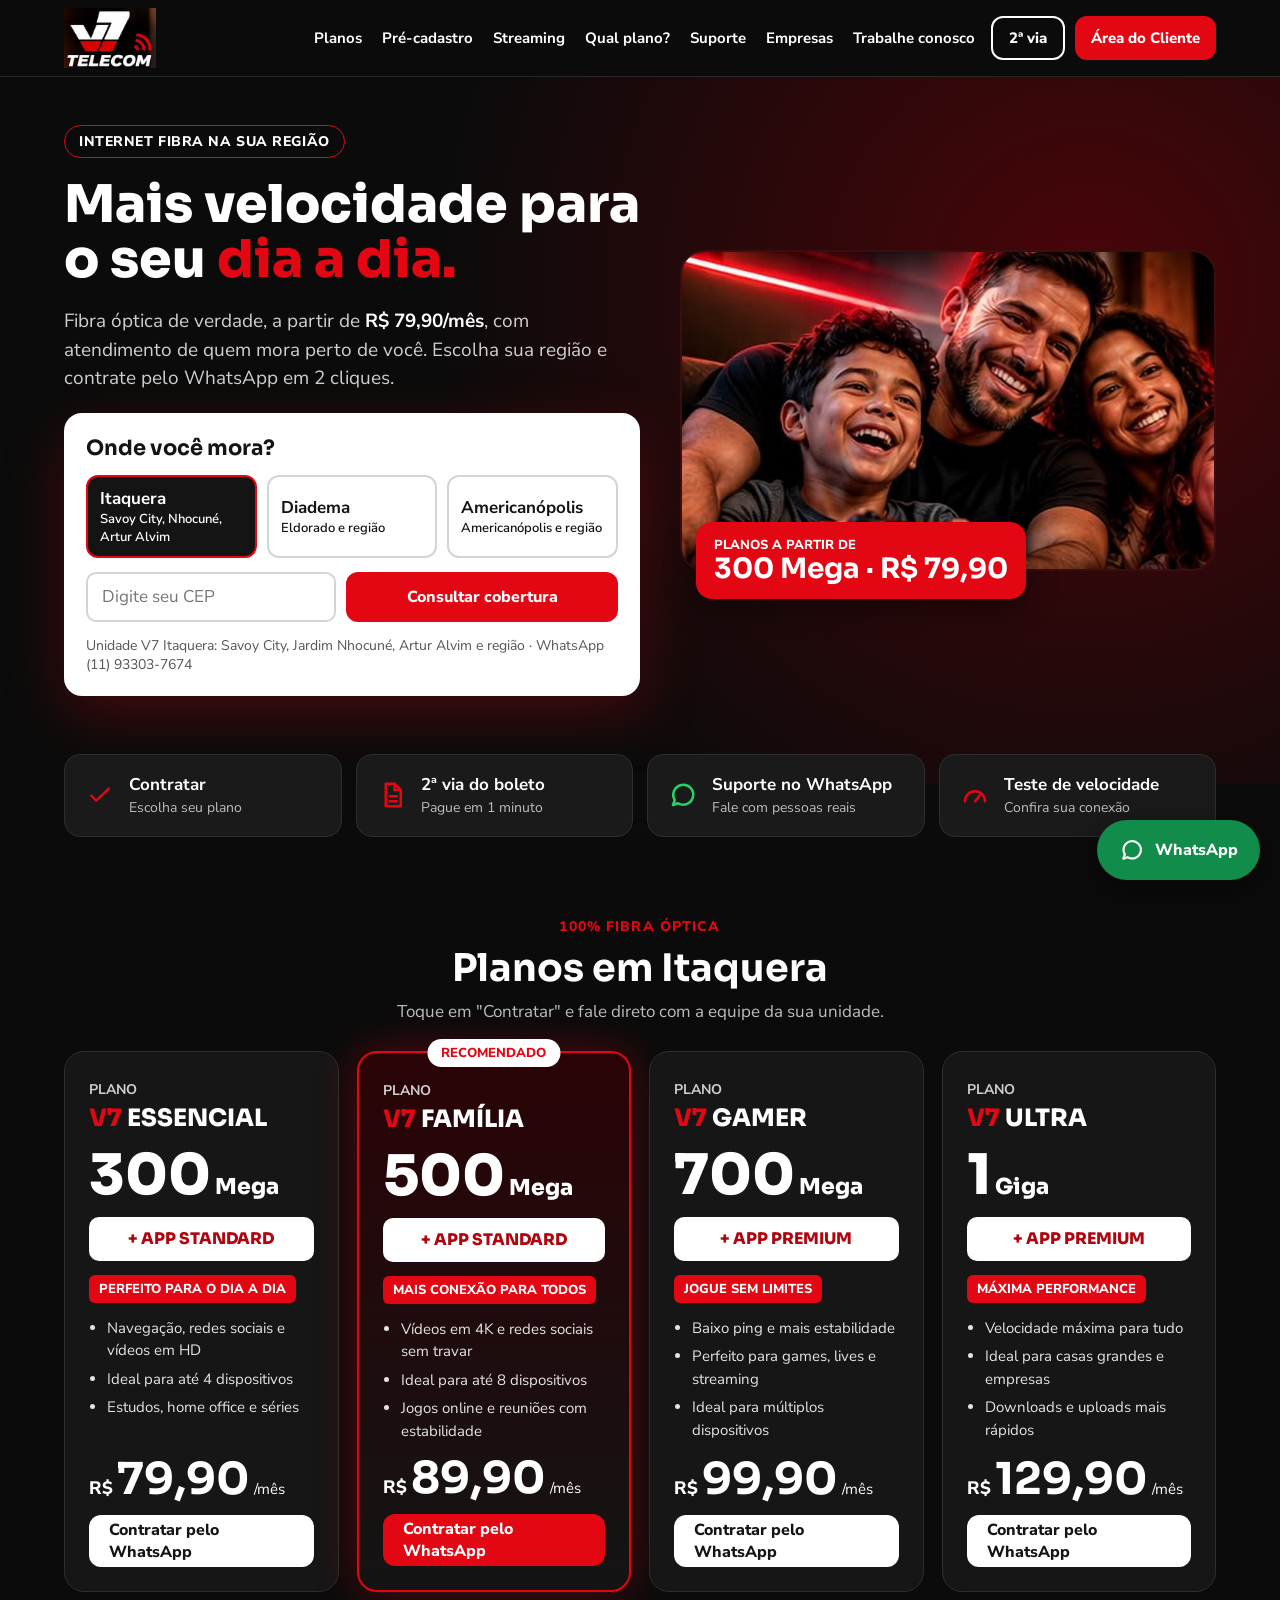
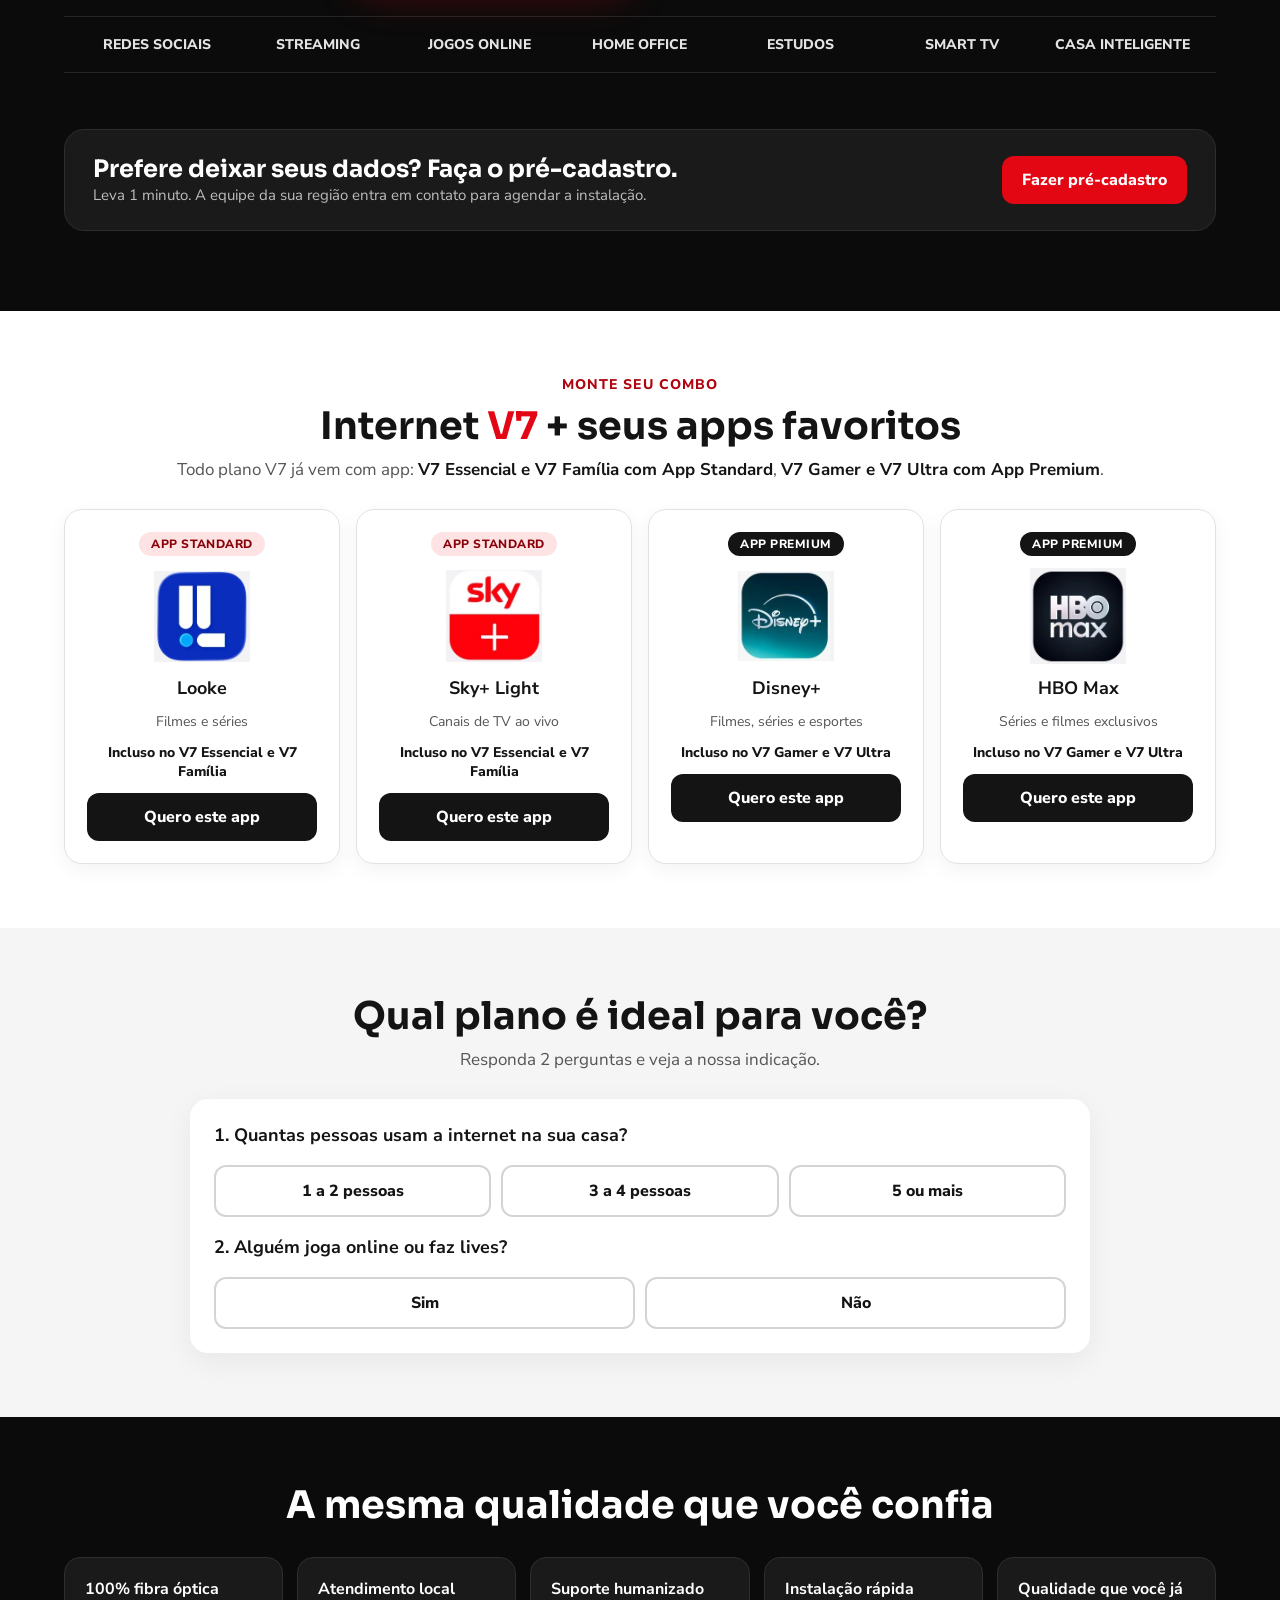
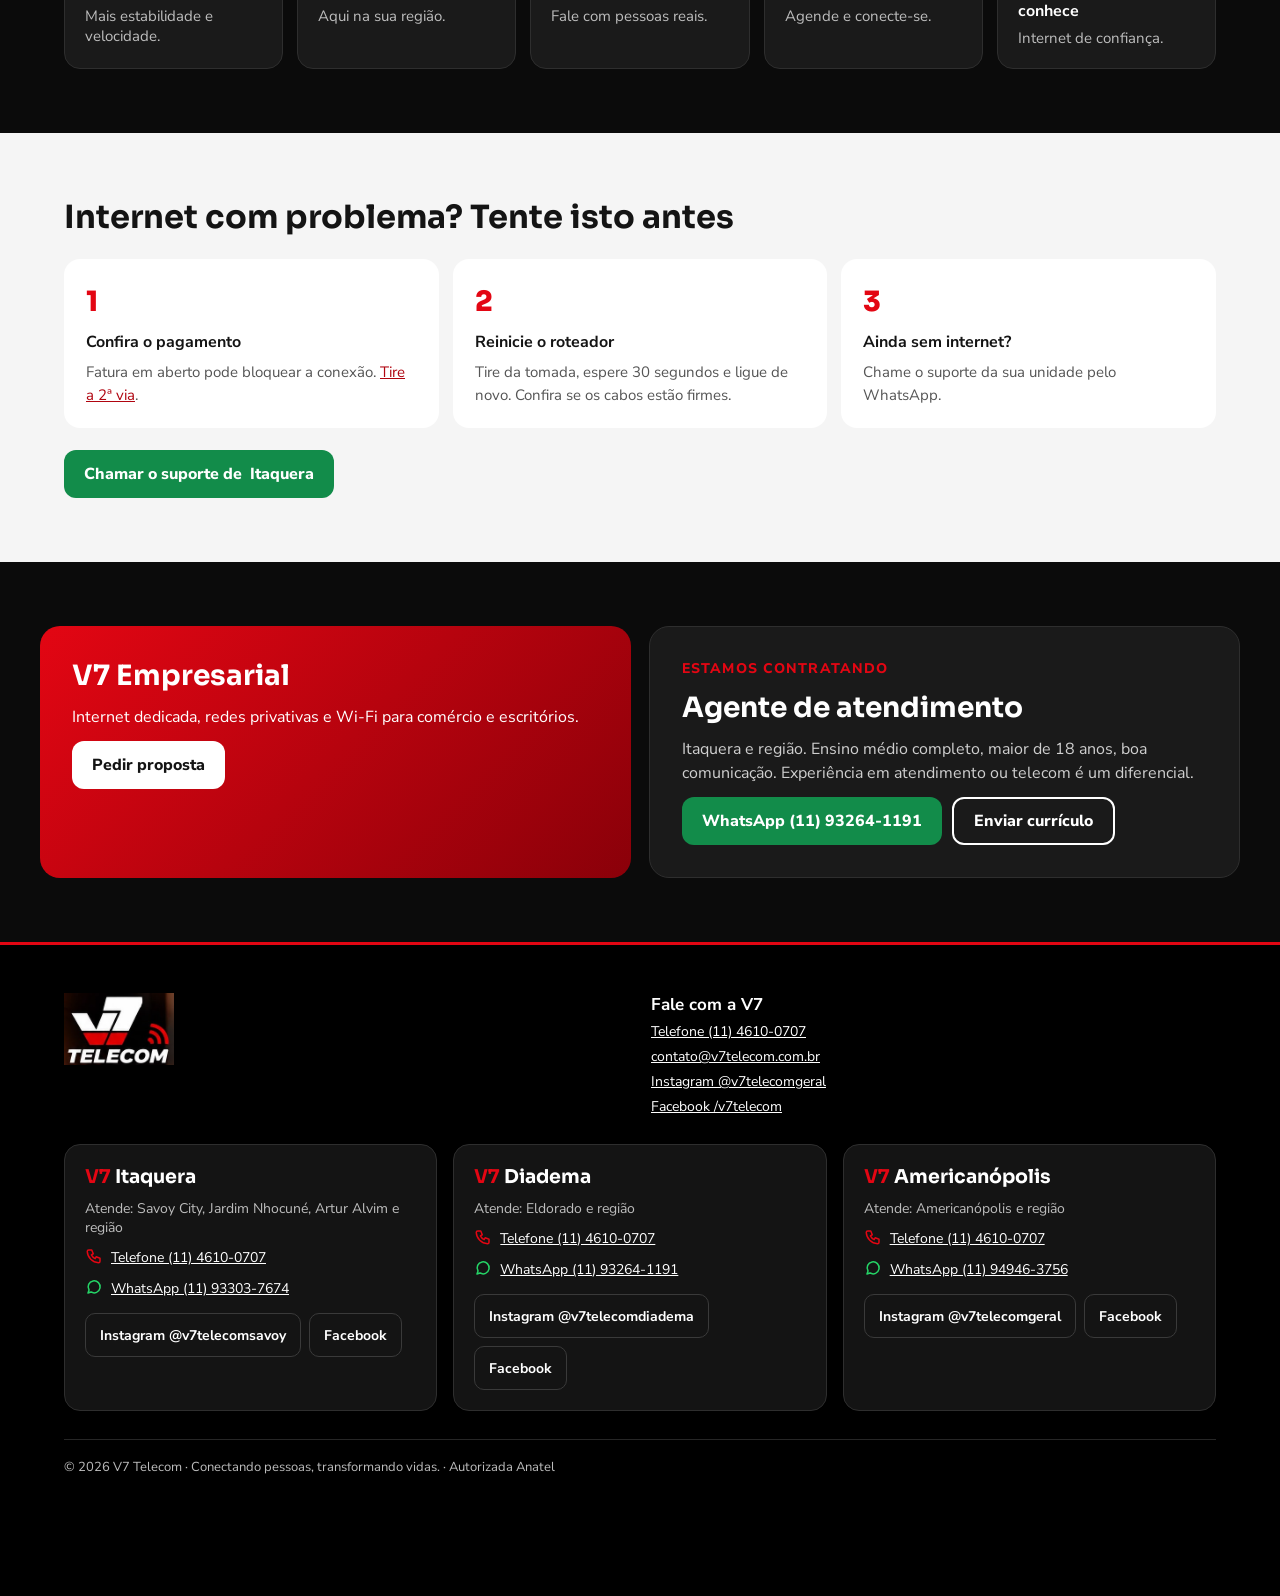
<file: index.html>
<!doctype html>
<html lang="pt-BR">
<head>
<meta charset="utf-8">
<meta name="viewport" content="width=device-width, initial-scale=1">
<title>V7 Telecom – Internet fibra em Itaquera, Diadema e Americanópolis</title>
<meta name="description" content="Internet 100% fibra óptica da V7 Telecom em Itaquera (Savoy City, Nhocuné, Artur Alvim), Diadema (Eldorado) e Americanópolis. Planos a partir de R$ 79,90 com app incluso.">
<link rel="icon" href="assets/logo.jpg">
<link rel="preconnect" href="https://fonts.googleapis.com">
<link href="https://fonts.googleapis.com/css2?family=Sora:wght@600;700;800&family=Nunito+Sans:wght@400;600;700;800&display=swap" rel="stylesheet">
<link rel="stylesheet" href="style.css">
</head>
<body>

<header class="top">
  <div class="wrap">
    <a class="logo" href="#topo" aria-label="V7 Telecom, início"><img src="assets/logo.jpg" alt="V7 Telecom"></a>
    <nav class="menu" aria-label="Menu principal">
      <a href="#planos">Planos</a>
      <a href="precadastro.html">Pré-cadastro</a>
      <a href="#streaming">Streaming</a>
      <a href="#qual-plano">Qual plano?</a>
      <a href="#suporte">Suporte</a>
      <a href="#empresas">Empresas</a>
      <a href="#trabalhe">Trabalhe conosco</a>
    </nav>
    <div class="top-actions">
      <a class="btn btn-outline js-segunda-via" href="#">2ª via</a>
      <a class="btn btn-red js-area" href="#">Área do Cliente</a>
    </div>
  </div>
</header>

<section id="topo" class="hero">
  <div class="wrap">
    <div class="hero-text">
      <span class="pill">Internet fibra na sua região</span>
      <h1>Mais velocidade para o seu <span class="red">dia a dia.</span></h1>
      <p class="lead">Fibra óptica de verdade, a partir de <strong style="color:#fff">R$ 79,90/mês</strong>, com atendimento de quem mora perto de você. Escolha sua região e contrate pelo WhatsApp em 2 cliques.</p>
      <div class="region-box" id="cobertura">
        <h2>Onde você mora?</h2>
        <div class="chips" role="group" aria-label="Escolha sua região" id="chips"></div>
        <div class="cep-row">
          <label for="cep" class="sr">Seu CEP</label>
          <input id="cep" type="text" inputmode="numeric" placeholder="Digite seu CEP">
          <a class="btn btn-red" id="btn-cep" href="#">Consultar cobertura</a>
        </div>
        <span class="region-info" id="region-info"></span>
      </div>
    </div>
    <div class="hero-photo">
      <img src="assets/familia.jpg" alt="Família sorrindo e jogando videogame no sofá">
      <div class="price-badge"><span>Planos a partir de</span><strong>300 Mega · R$ 79,90</strong></div>
    </div>
  </div>
</section>

<section class="shortcuts" aria-label="Atalhos">
  <div class="wrap grid">
    <a class="sc" href="#planos"><svg aria-hidden="true" width="30" height="30" viewBox="0 0 24 24" fill="none" stroke="#E30613" stroke-width="2" stroke-linecap="round"><path d="M5 12.5l4 4L19 7"/></svg><span><strong>Contratar</strong><span>Escolha seu plano</span></span></a>
    <a class="sc js-segunda-via" href="#"><svg aria-hidden="true" width="30" height="30" viewBox="0 0 24 24" fill="none" stroke="#E30613" stroke-width="2" stroke-linecap="round" stroke-linejoin="round"><path d="M7 3h7l5 5v13H7z"/><path d="M14 3v5h5"/><path d="M10 13h6M10 17h6"/></svg><span><strong>2ª via do boleto</strong><span>Pague em 1 minuto</span></span></a>
    <a class="sc js-suporte" href="#"><svg aria-hidden="true" width="30" height="30" viewBox="0 0 24 24" fill="none" stroke="#25D366" stroke-width="2" stroke-linecap="round" stroke-linejoin="round"><path d="M4 20l1.4-4A8 8 0 1 1 8 18.6z"/></svg><span><strong>Suporte no WhatsApp</strong><span>Fale com pessoas reais</span></span></a>
    <a class="sc js-teste" href="#"><svg aria-hidden="true" width="30" height="30" viewBox="0 0 24 24" fill="none" stroke="#E30613" stroke-width="2" stroke-linecap="round"><path d="M4 17a8 8 0 1 1 16 0"/><path d="M12 17l4-5"/></svg><span><strong>Teste de velocidade</strong><span>Confira sua conexão</span></span></a>
  </div>
</section>

<section id="planos" class="planos">
  <div class="wrap">
    <div class="sec-head">
      <span class="eyebrow">100% fibra óptica</span>
      <h2>Planos em <span class="js-reg-nome">Itaquera</span></h2>
      <p>Toque em "Contratar" e fale direto com a equipe da sua unidade.</p>
    </div>
    <div class="plans" id="plans"></div>
    <div class="ideal"><ul><li>Redes sociais</li><li>Streaming</li><li>Jogos online</li><li>Home office</li><li>Estudos</li><li>Smart TV</li><li>Casa inteligente</li></ul></div>
    <div class="banner" id="pre-cadastro">
      <div><h2>Prefere deixar seus dados? Faça o pré-cadastro.</h2><span>Leva 1 minuto. A equipe da sua região entra em contato para agendar a instalação.</span></div>
      <a class="btn btn-red" href="precadastro.html">Fazer pré-cadastro</a>
    </div>
  </div>
</section>

<section id="streaming" class="white">
  <div class="wrap">
    <div class="sec-head">
      <span class="eyebrow">Monte seu combo</span>
      <h2>Internet <span class="red">V7</span> + seus apps favoritos</h2>
      <p>Todo plano V7 já vem com app: <strong style="color:#141414">V7 Essencial e V7 Família com App Standard</strong>, <strong style="color:#141414">V7 Gamer e V7 Ultra com App Premium</strong>.</p>
    </div>
    <div class="apps" id="apps"></div>
  </div>
</section>

<section id="qual-plano" class="light">
  <div class="wrap">
    <div class="sec-head"><h2>Qual plano é ideal para você?</h2><p>Responda 2 perguntas e veja a nossa indicação.</p></div>
    <div class="quiz">
      <strong style="font-size:18px">1. Quantas pessoas usam a internet na sua casa?</strong>
      <div class="opts" role="group" aria-label="Quantas pessoas" data-q="pessoas">
        <button type="button" class="opt" data-v="1" aria-pressed="false">1 a 2 pessoas</button>
        <button type="button" class="opt" data-v="3" aria-pressed="false">3 a 4 pessoas</button>
        <button type="button" class="opt" data-v="5" aria-pressed="false">5 ou mais</button>
      </div>
      <strong style="font-size:18px">2. Alguém joga online ou faz lives?</strong>
      <div class="opts" role="group" aria-label="Jogos online" data-q="jogos">
        <button type="button" class="opt" data-v="sim" aria-pressed="false">Sim</button>
        <button type="button" class="opt" data-v="nao" aria-pressed="false">Não</button>
      </div>
      <div class="result" id="result" hidden>
        <div style="display:flex;flex-direction:column;gap:4px">
          <span style="font-size:14px;font-weight:800;color:#E30613;text-transform:uppercase">Nossa indicação</span>
          <span class="sora" style="font-size:26px;font-weight:800" id="r-nome"></span>
          <span style="font-size:16px;color:#CFCFCF" id="r-info"></span>
        </div>
        <a class="btn btn-red" id="r-btn" href="#">Quero este plano</a>
      </div>
    </div>
  </div>
</section>

<section class="wrap" style="padding:64px 24px">
  <div class="sec-head"><h2>A mesma qualidade que você confia</h2></div>
  <div class="feats">
    <div class="feat"><strong>100% fibra óptica</strong><span>Mais estabilidade e velocidade.</span></div>
    <div class="feat"><strong>Atendimento local</strong><span>Aqui na sua região.</span></div>
    <div class="feat"><strong>Suporte humanizado</strong><span>Fale com pessoas reais.</span></div>
    <div class="feat"><strong>Instalação rápida</strong><span>Agende e conecte-se.</span></div>
    <div class="feat"><strong>Qualidade que você já conhece</strong><span>Internet de confiança.</span></div>
  </div>
</section>

<section id="suporte" class="light">
  <div class="wrap" style="display:flex;flex-direction:column;gap:22px">
    <h2 style="margin:0;font-size:32px">Internet com problema? Tente isto antes</h2>
    <ol class="steps">
      <li><span class="n">1</span><strong>Confira o pagamento</strong><span>Fatura em aberto pode bloquear a conexão. <a class="js-segunda-via" href="#" style="color:#B0040F">Tire a 2ª via</a>.</span></li>
      <li><span class="n">2</span><strong>Reinicie o roteador</strong><span>Tire da tomada, espere 30 segundos e ligue de novo. Confira se os cabos estão firmes.</span></li>
      <li><span class="n">3</span><strong>Ainda sem internet?</strong><span>Chame o suporte da sua unidade pelo WhatsApp.</span></li>
    </ol>
    <a class="btn btn-green js-suporte" href="#" style="align-self:flex-start">Chamar o suporte de <span class="js-reg-nome">Itaquera</span></a>
  </div>
</section>

<div class="wrap two">
  <div class="emp" id="empresas">
    <h2>V7 Empresarial</h2>
    <p style="margin:0;font-size:16px;line-height:1.5">Internet dedicada, redes privativas e Wi-Fi para comércio e escritórios.</p>
    <a class="btn btn-white" id="btn-emp" href="#" style="align-self:flex-start">Pedir proposta</a>
  </div>
  <div class="vaga" id="trabalhe">
    <span class="eyebrow">Estamos contratando</span>
    <h2>Agente de atendimento</h2>
    <p style="margin:0;font-size:16px;line-height:1.5;color:#CFCFCF">Itaquera e região. Ensino médio completo, maior de 18 anos, boa comunicação. Experiência em atendimento ou telecom é um diferencial.</p>
    <div style="display:flex;flex-wrap:wrap;gap:10px">
      <a class="btn btn-green" id="btn-vaga" href="#"></a>
      <a class="btn btn-outline" id="btn-cv" href="#">Enviar currículo</a>
    </div>
  </div>
</div>

<footer>
  <div class="wrap">
    <div class="f-top">
      <img src="assets/logo.jpg" alt="V7 Telecom" style="height:72px;width:auto">
      <div class="f-col" id="f-geral"></div>
    </div>
    <div class="units" id="units"></div>
    <div class="copy">© <span id="ano"></span> V7 Telecom · Conectando pessoas, transformando vidas. · Autorizada Anatel</div>
  </div>
</footer>

<a class="wa-float js-suporte" href="#" aria-label="Falar no WhatsApp">
  <svg aria-hidden="true" width="26" height="26" viewBox="0 0 24 24" fill="none" stroke="#fff" stroke-width="2" stroke-linecap="round" stroke-linejoin="round"><path d="M4 20l1.4-4A8 8 0 1 1 8 18.6z"/></svg>WhatsApp
</a>
<nav class="mbar" aria-label="Atalhos">
  <a href="#planos" style="background:#E30613">Contratar</a>
  <a class="js-segunda-via" href="#" style="background:#262626">2ª via</a>
  <a class="js-suporte" href="#" style="background:#128C4A">Suporte</a>
</nav>

<script src="dados.js"></script>
<script src="app.js"></script>
</body>
</html>
</file>
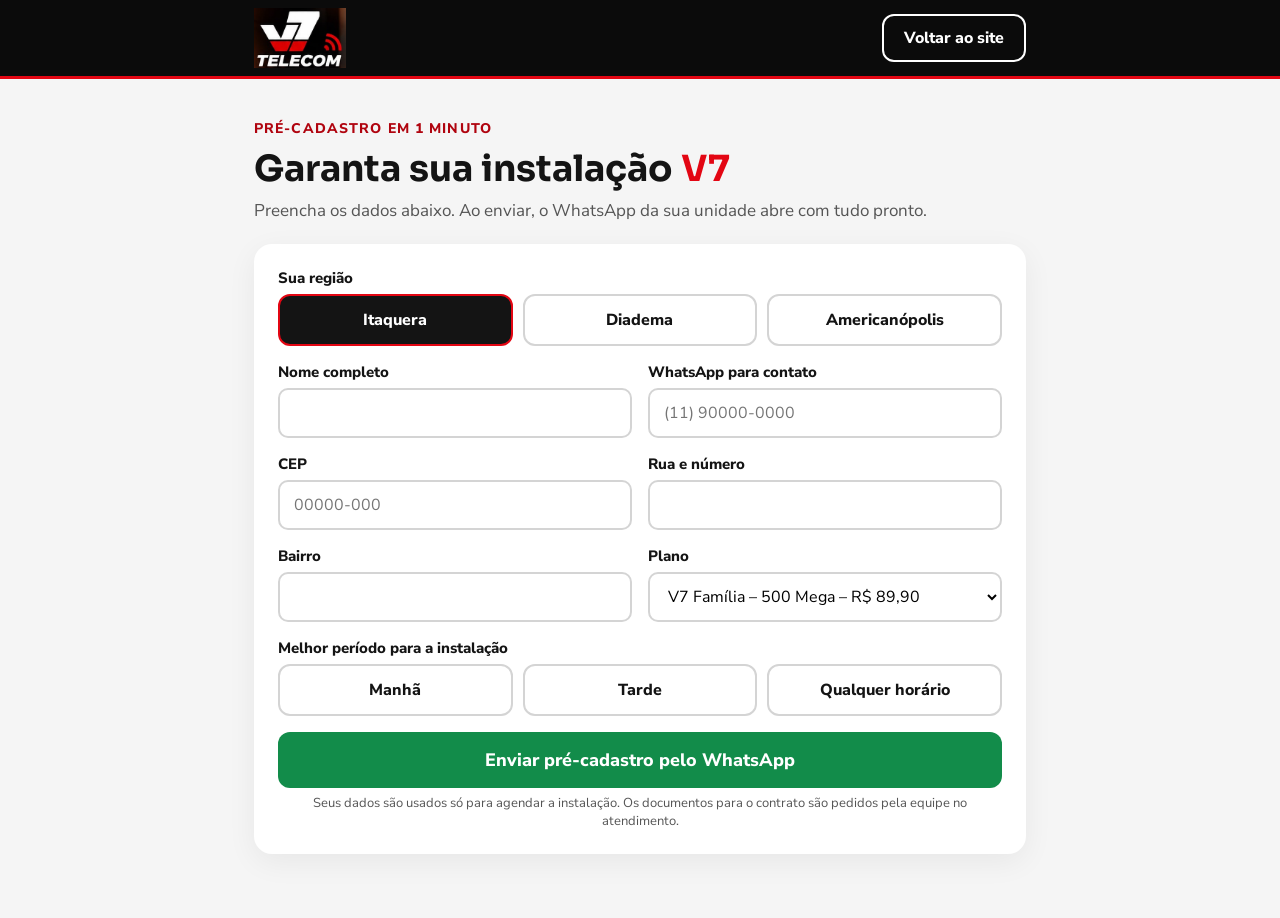
<file: precadastro.html>
<!doctype html>
<html lang="pt-BR">
<head>
<meta charset="utf-8">
<meta name="viewport" content="width=device-width, initial-scale=1">
<title>Pré-cadastro – V7 Telecom</title>
<link rel="icon" href="assets/logo.jpg">
<link rel="preconnect" href="https://fonts.googleapis.com">
<link href="https://fonts.googleapis.com/css2?family=Sora:wght@600;700;800&family=Nunito+Sans:wght@400;600;700;800&display=swap" rel="stylesheet">
<link rel="stylesheet" href="style.css">
</head>
<body style="background:#F5F5F5;color:#141414">
<header class="top" style="border-bottom:3px solid #E30613">
  <div class="wrap" style="max-width:820px">
    <a class="logo" href="index.html" aria-label="Voltar ao site da V7 Telecom"><img src="assets/logo.jpg" alt="V7 Telecom"></a>
    <a class="btn btn-outline" href="index.html">Voltar ao site</a>
  </div>
</header>

<main class="wrap" style="max-width:820px;padding-top:40px;padding-bottom:64px;display:flex;flex-direction:column;gap:22px">
  <div style="display:flex;flex-direction:column;gap:8px">
    <span class="eyebrow" style="color:#B0040F">Pré-cadastro em 1 minuto</span>
    <h1 style="margin:0;font-size:36px">Garanta sua instalação <span class="red">V7</span></h1>
    <p style="margin:0;font-size:17px;color:#555">Preencha os dados abaixo. Ao enviar, o WhatsApp da sua unidade abre com tudo pronto.</p>
  </div>

  <form class="form" id="form" novalidate>
    <div class="field full">
      <span class="l">Sua região</span>
      <div class="opts" role="group" aria-label="Sua região" id="regs"></div>
    </div>
    <div class="field"><label for="nome">Nome completo</label><input id="nome" autocomplete="name" required></div>
    <div class="field"><label for="tel">WhatsApp para contato</label><input id="tel" type="tel" autocomplete="tel" placeholder="(11) 90000-0000" required></div>
    <div class="field"><label for="cep">CEP</label><input id="cep" inputmode="numeric" autocomplete="postal-code" placeholder="00000-000" required></div>
    <div class="field"><label for="end">Rua e número</label><input id="end" autocomplete="street-address"></div>
    <div class="field"><label for="bairro">Bairro</label><input id="bairro"></div>
    <div class="field"><label for="plano">Plano</label><select id="plano"></select></div>
    <div class="field full">
      <span class="l">Melhor período para a instalação</span>
      <div class="opts" role="group" aria-label="Período da instalação" id="periodos">
        <button type="button" class="opt" aria-pressed="false">Manhã</button>
        <button type="button" class="opt" aria-pressed="false">Tarde</button>
        <button type="button" class="opt" aria-pressed="false">Qualquer horário</button>
      </div>
    </div>
    <div class="field full">
      <span class="err" id="err" role="status" hidden>Preencha nome, WhatsApp e CEP para enviar.</span>
      <button type="submit" class="btn btn-green" style="min-height:56px;font-size:18px">Enviar pré-cadastro pelo WhatsApp</button>
      <span style="font-size:13px;color:#555;text-align:center">Seus dados são usados só para agendar a instalação. Os documentos para o contrato são pedidos pela equipe no atendimento.</span>
    </div>
  </form>
</main>

<script src="dados.js"></script>
<script>
(function () {
  var D = window.V7, regiao = 'itaquera', periodo = '';
  try { var s = localStorage.getItem('v7-regiao'); if (s && D.unidades[s]) regiao = s; } catch (e) {}
  var regs = document.getElementById('regs');
  Object.keys(D.unidades).forEach(function (k) {
    var b = document.createElement('button'); b.type = 'button'; b.className = 'opt'; b.textContent = D.unidades[k].nome; b.dataset.k = k;
    b.addEventListener('click', function () { regiao = k; mark(); });
    regs.appendChild(b);
  });
  function mark() { regs.querySelectorAll('.opt').forEach(function (b) { b.setAttribute('aria-pressed', b.dataset.k === regiao ? 'true' : 'false'); }); }
  mark();
  var sel = document.getElementById('plano');
  D.planos.forEach(function (p) {
    var o = document.createElement('option'); o.value = p.id; o.textContent = 'V7 ' + p.nome + ' – ' + p.vel + ' ' + p.unid + ' – R$ ' + p.preco;
    if (p.destaque) o.selected = true; sel.appendChild(o);
  });
  var pg = document.getElementById('periodos');
  pg.addEventListener('click', function (e) {
    var b = e.target.closest('.opt'); if (!b) return; periodo = b.textContent;
    pg.querySelectorAll('.opt').forEach(function (x) { x.setAttribute('aria-pressed', x === b ? 'true' : 'false'); });
  });
  document.getElementById('form').addEventListener('submit', function (e) {
    e.preventDefault();
    var v = function (id) { return document.getElementById(id).value.trim(); };
    if (!v('nome') || !v('tel') || !v('cep')) { document.getElementById('err').hidden = false; return; }
    var u = D.unidades[regiao];
    var p = D.planos.filter(function (x) { return x.id === sel.value; })[0];
    var msg = 'Olá, V7 ' + u.nome + '! Quero fazer meu pré-cadastro:\n' +
      '• Nome: ' + v('nome') + '\n• WhatsApp: ' + v('tel') + '\n• CEP: ' + v('cep') +
      '\n• Endereço: ' + (v('end') || '-') + '\n• Bairro: ' + (v('bairro') || '-') +
      '\n• Plano: V7 ' + p.nome + ' (' + p.vel + ' ' + p.unid + ') – R$ ' + p.preco +
      '\n• Período para instalação: ' + (periodo || 'qualquer');
    var link = D.wa(u.whatsapp, msg);
    var w = window.open(link, '_blank');
    if (w) { w.opener = null; } else { window.location.href = link; }
  });
})();
</script>
</body>
</html>
</file>
<file: style.css>
:root{--red:#E30613;--red-dark:#B0040F;--black:#0B0B0B;--card:#1A1A1A;--line:#2E2E2E;--muted:#BDBDBD;--light:#F5F5F5;--green:#128C4A}
*{box-sizing:border-box}
html{scroll-behavior:smooth}
body{margin:0;background:var(--black);color:#fff;font-family:'Nunito Sans',system-ui,sans-serif;-webkit-font-smoothing:antialiased}
h1,h2,h3,.sora{font-family:'Sora',sans-serif}
a{color:var(--red)}a:hover{color:#FF4D55}
img{max-width:100%}
.wrap{max-width:1200px;margin:0 auto;padding:0 24px}
.red{color:var(--red)}
.btn{display:inline-flex;align-items:center;justify-content:center;gap:8px;min-height:48px;padding:0 20px;border-radius:12px;text-decoration:none;font-weight:800;font-size:16px;border:0;cursor:pointer;font-family:inherit}
.btn-red{background:var(--red);color:#fff}.btn-red:hover{color:#fff;filter:brightness(1.08)}
.btn-white{background:#fff;color:#141414}.btn-white:hover{color:#141414}
.btn-green{background:var(--green);color:#fff}.btn-green:hover{color:#fff;filter:brightness(1.08)}
.btn-outline{border:2px solid #fff;color:#fff;background:transparent}.btn-outline:hover{color:#fff}
.eyebrow{color:var(--red);font-weight:800;font-size:14px;text-transform:uppercase;letter-spacing:.08em}

/* header */
header.top{background:var(--black);border-bottom:1px solid #262626;position:sticky;top:0;z-index:20}
header.top .wrap{display:flex;flex-wrap:wrap;align-items:center;gap:16px;padding-top:8px;padding-bottom:8px}
header.top .logo{flex-grow:1;display:flex}header.top .logo img{height:60px;display:block}
nav.menu{display:flex;flex-wrap:wrap;gap:20px;font-weight:700;font-size:15px}
nav.menu a{color:#fff;text-decoration:none}nav.menu a:hover{color:var(--red)}
.top-actions{display:flex;gap:10px;flex-wrap:wrap}
.top-actions .btn{min-height:44px;font-size:15px;padding:0 16px}

/* hero */
.hero{background:radial-gradient(circle at 85% 30%,#4A0509 0%,var(--black) 55%);padding:48px 0 88px}
.hero .wrap{display:flex;flex-wrap:wrap;gap:40px;align-items:center}
.hero-text{flex:1 1 460px;min-width:0;display:flex;flex-direction:column;gap:20px}
.pill{align-self:flex-start;display:inline-flex;align-items:center;gap:8px;padding:6px 14px;border-radius:999px;border:1px solid var(--red);font-weight:800;font-size:14px;text-transform:uppercase;letter-spacing:.04em}
.hero h1{margin:0;font-size:clamp(34px,5vw,52px);line-height:1.05;font-weight:800}
.hero p.lead{margin:0;font-size:19px;line-height:1.5;color:#CFCFCF}
.region-box{background:#fff;color:#141414;border-radius:18px;padding:22px;display:flex;flex-direction:column;gap:14px;box-shadow:0 20px 60px rgba(227,6,19,.25)}
.region-box h2{margin:0;font-size:21px}
.chips{display:grid;grid-template-columns:repeat(auto-fit,minmax(140px,1fr));gap:10px}
.chip{min-height:58px;padding:10px 12px;border-radius:12px;text-align:left;cursor:pointer;font-family:inherit;background:#fff;color:#141414;border:2px solid #D4D4D4}
.chip b{display:block;font-size:17px}.chip small{display:block;font-size:13px;font-weight:600}
.chip[aria-pressed="true"]{background:#141414;color:#fff;border-color:var(--red)}
.cep-row{display:flex;flex-wrap:wrap;gap:10px}
.cep-row input{flex:1 1 150px;min-height:50px;padding:0 14px;border:2px solid #D4D4D4;border-radius:10px;font-size:17px;font-family:inherit}
.cep-row .btn{flex:1 1 200px}
.region-info{font-size:14px;color:#555}
.hero-photo{flex:1 1 420px;min-width:0;position:relative}
.hero-photo img{display:block;width:100%;aspect-ratio:860/516;object-fit:cover;border-radius:24px;border:2px solid #3A0D10}
.price-badge{position:absolute;left:16px;bottom:-28px;background:var(--red);border-radius:16px;padding:14px 18px;display:flex;flex-direction:column;box-shadow:0 10px 30px rgba(0,0,0,.4)}
.price-badge span{font-size:13px;font-weight:800;text-transform:uppercase}
.price-badge strong{font-family:'Sora',sans-serif;font-size:28px;line-height:1.1}

/* shortcuts */
.shortcuts{margin-top:-30px;position:relative}
.shortcuts .grid{display:grid;grid-template-columns:repeat(auto-fit,minmax(220px,1fr));gap:14px}
.sc{display:flex;align-items:center;gap:14px;padding:18px 20px;border-radius:16px;background:var(--card);border:1px solid var(--line);text-decoration:none;color:#fff}
.sc:hover{color:#fff;border-color:var(--red)}
.sc strong{display:block;font-size:17px}.sc span span{font-size:14px;color:var(--muted)}

/* plans */
section.planos{padding:80px 0 32px}
.sec-head{display:flex;flex-direction:column;gap:8px;text-align:center;align-items:center;margin-bottom:28px}
.sec-head h2{margin:0;font-size:clamp(28px,4vw,38px)}
.sec-head p{margin:0;font-size:17px;color:var(--muted)}
.plans{display:grid;grid-template-columns:repeat(auto-fit,minmax(250px,1fr));gap:18px;align-items:stretch}
.plan{position:relative;display:flex;flex-direction:column;gap:14px;padding:28px 24px 24px;border-radius:20px;background:#161616;border:1px solid var(--line)}
.plan.top{background:linear-gradient(180deg,#2A0306,#141414);border:2px solid var(--red);box-shadow:0 0 40px rgba(227,6,19,.35)}
.plan .rec{position:absolute;top:-14px;left:50%;transform:translateX(-50%);padding:5px 14px;border-radius:999px;background:#fff;color:var(--red);font-weight:800;font-size:13px;text-transform:uppercase;white-space:nowrap}
.plan .lbl{font-size:14px;font-weight:700;text-transform:uppercase;color:#CFCFCF}
.plan .name{font-family:'Sora',sans-serif;font-weight:800;font-size:24px;text-transform:uppercase;margin-top:-10px}
.plan .speed{font-family:'Sora',sans-serif;font-weight:800;font-size:56px;line-height:1}.plan .speed small{font-size:22px}
.plan .app{display:flex;align-items:center;justify-content:center;gap:8px;min-height:44px;border-radius:10px;background:#fff;color:var(--red-dark);text-decoration:none;font-family:'Sora',sans-serif;font-weight:800;font-size:16px;text-transform:uppercase}
.plan .tag{align-self:flex-start;padding:5px 10px;border-radius:6px;background:var(--red);font-weight:800;font-size:13px;text-transform:uppercase}
.plan ul{margin:0;padding-left:18px;font-size:15px;line-height:1.5;color:#E4E4E4;display:flex;flex-direction:column;gap:6px}
.plan .price{margin-top:auto;display:flex;align-items:baseline;gap:4px}
.plan .price b{font-family:'Sora',sans-serif;font-size:44px;line-height:1}
.plan .btn{min-height:52px}
.ideal ul{margin:24px 0 56px;padding:18px;list-style:none;display:grid;grid-template-columns:repeat(auto-fit,minmax(130px,1fr));gap:10px;border-top:1px solid #262626;border-bottom:1px solid #262626;text-align:center;font-weight:800;font-size:14px;text-transform:uppercase;color:#E4E4E4}

/* banner pre-cadastro */
.banner{background:var(--card);border:1px solid var(--line);border-radius:20px;padding:24px 28px;display:flex;flex-wrap:wrap;gap:16px;align-items:center;justify-content:space-between;margin-bottom:48px}
.banner h2{margin:0;font-size:24px}.banner span{font-size:15px;color:var(--muted)}

/* light sections */
.light{background:var(--light);color:#141414;padding:64px 0}
.white{background:#fff;color:#141414;padding:64px 0}
.light .sec-head p,.white .sec-head p{color:#555}
.light .eyebrow,.white .eyebrow{color:var(--red-dark)}
.apps{display:grid;grid-template-columns:repeat(auto-fit,minmax(220px,1fr));gap:16px}
.appc{background:#fff;border:1px solid #E2E2E2;border-radius:18px;padding:22px;display:flex;flex-direction:column;align-items:center;gap:12px;text-align:center;box-shadow:0 6px 20px rgba(0,0,0,.05)}
.appc img{width:96px;height:96px;object-fit:contain}
.appc .tipo{padding:4px 12px;border-radius:999px;font-weight:800;font-size:12px;text-transform:uppercase;letter-spacing:.04em;background:#FDE3E4;color:#8A0009}
.appc .tipo.premium{background:#141414;color:#fff}
.appc .btn{align-self:stretch;background:#141414;color:#fff}

/* quiz */
.quiz{max-width:900px;margin:0 auto;background:#fff;border-radius:18px;padding:24px;display:flex;flex-direction:column;gap:18px;box-shadow:0 8px 30px rgba(0,0,0,.06)}
.opts{display:grid;grid-template-columns:repeat(auto-fit,minmax(150px,1fr));gap:10px}
.opt{min-height:52px;padding:0 14px;border-radius:12px;cursor:pointer;font-family:inherit;font-weight:800;font-size:16px;background:#fff;color:#141414;border:2px solid #D4D4D4}
.opt[aria-pressed="true"]{background:#141414;color:#fff;border-color:var(--red)}
.result{background:#141414;color:#fff;border-radius:14px;padding:20px;display:flex;flex-wrap:wrap;gap:16px;align-items:center;justify-content:space-between}
.result[hidden]{display:none}

/* cards dark */
.feats{display:grid;grid-template-columns:repeat(auto-fit,minmax(200px,1fr));gap:14px}
.feat{background:var(--card);border:1px solid var(--line);border-radius:16px;padding:20px;display:flex;flex-direction:column;gap:6px}
.feat span{font-size:15px;color:var(--muted)}
.steps{margin:0;padding:0;list-style:none;display:grid;grid-template-columns:repeat(auto-fit,minmax(240px,1fr));gap:14px}
.steps li{background:#fff;border-radius:16px;padding:22px;display:flex;flex-direction:column;gap:8px}
.steps .n{font-family:'Sora',sans-serif;font-weight:800;font-size:28px;color:var(--red)}
.steps span{font-size:15px;line-height:1.5;color:#555}
.two{display:grid;grid-template-columns:repeat(auto-fit,minmax(320px,1fr));gap:18px;padding:64px 0}
.emp{background:linear-gradient(135deg,var(--red),#8A0009);border-radius:20px;padding:32px;display:flex;flex-direction:column;gap:12px}
.emp h2,.vaga h2{margin:0;font-size:28px}
.vaga{background:var(--card);border:1px solid var(--line);border-radius:20px;padding:32px;display:flex;flex-direction:column;gap:12px}

/* footer */
footer{background:#000;color:var(--muted);padding:48px 0 120px;border-top:3px solid var(--red)}
footer .wrap{display:flex;flex-direction:column;gap:28px}
.f-top{display:grid;grid-template-columns:repeat(auto-fit,minmax(220px,1fr));gap:22px;align-items:start}
.f-top a{color:#fff;font-size:14px}
.f-col{display:flex;flex-direction:column;gap:6px}
.units{display:grid;grid-template-columns:repeat(auto-fit,minmax(280px,1fr));gap:16px}
.unit{background:#141414;border:1px solid var(--line);border-radius:16px;padding:20px;display:flex;flex-direction:column;gap:10px;font-size:14px}
.unit a{color:#fff}
.unit .row{display:flex;gap:8px;align-items:flex-start;line-height:1.5}
.unit .soc{display:flex;flex-wrap:wrap;gap:8px;margin-top:4px}
.unit .soc a{display:inline-flex;align-items:center;gap:6px;min-height:44px;padding:0 14px;border-radius:10px;border:1px solid #3A3A3A;text-decoration:none;font-weight:700}
.copy{border-top:1px solid #262626;padding-top:18px;font-size:13px}

.wa-float{position:fixed;right:20px;bottom:20px;display:flex;align-items:center;gap:10px;min-height:60px;padding:0 22px;border-radius:999px;background:var(--green);color:#fff;text-decoration:none;font-weight:800;font-size:16px;box-shadow:0 10px 30px rgba(0,0,0,.4);z-index:30}
.wa-float:hover{color:#fff}

/* mobile bar */
.mbar{display:none}
@media (max-width:720px){
  nav.menu{display:none}
  header.top .logo img{height:48px}
  .wa-float{display:none}
  .mbar{display:grid;grid-template-columns:repeat(3,minmax(0,1fr));gap:8px;position:fixed;left:0;right:0;bottom:0;background:#141414;border-top:1px solid var(--line);padding:8px 8px 14px;z-index:30}
  .mbar a{display:flex;flex-direction:column;align-items:center;justify-content:center;min-height:56px;border-radius:12px;color:#fff;text-decoration:none;font-weight:800;font-size:14px}
  footer{padding-bottom:110px}
}

/* form page */
.form{background:#fff;border-radius:18px;padding:24px;display:grid;grid-template-columns:repeat(auto-fit,minmax(240px,1fr));gap:16px;box-shadow:0 8px 30px rgba(0,0,0,.06)}
.field{display:flex;flex-direction:column;gap:6px}
.field label,.field .l{font-weight:800;font-size:15px}
.field input,.field select{min-height:50px;padding:0 14px;border:2px solid #D4D4D4;border-radius:10px;font-size:16px;font-family:inherit;background:#fff}
.full{grid-column:1/-1}
.err{font-size:14px;font-weight:700;color:var(--red-dark)}
.sr{position:absolute;width:1px;height:1px;overflow:hidden;clip:rect(0 0 0 0)}
</file>
